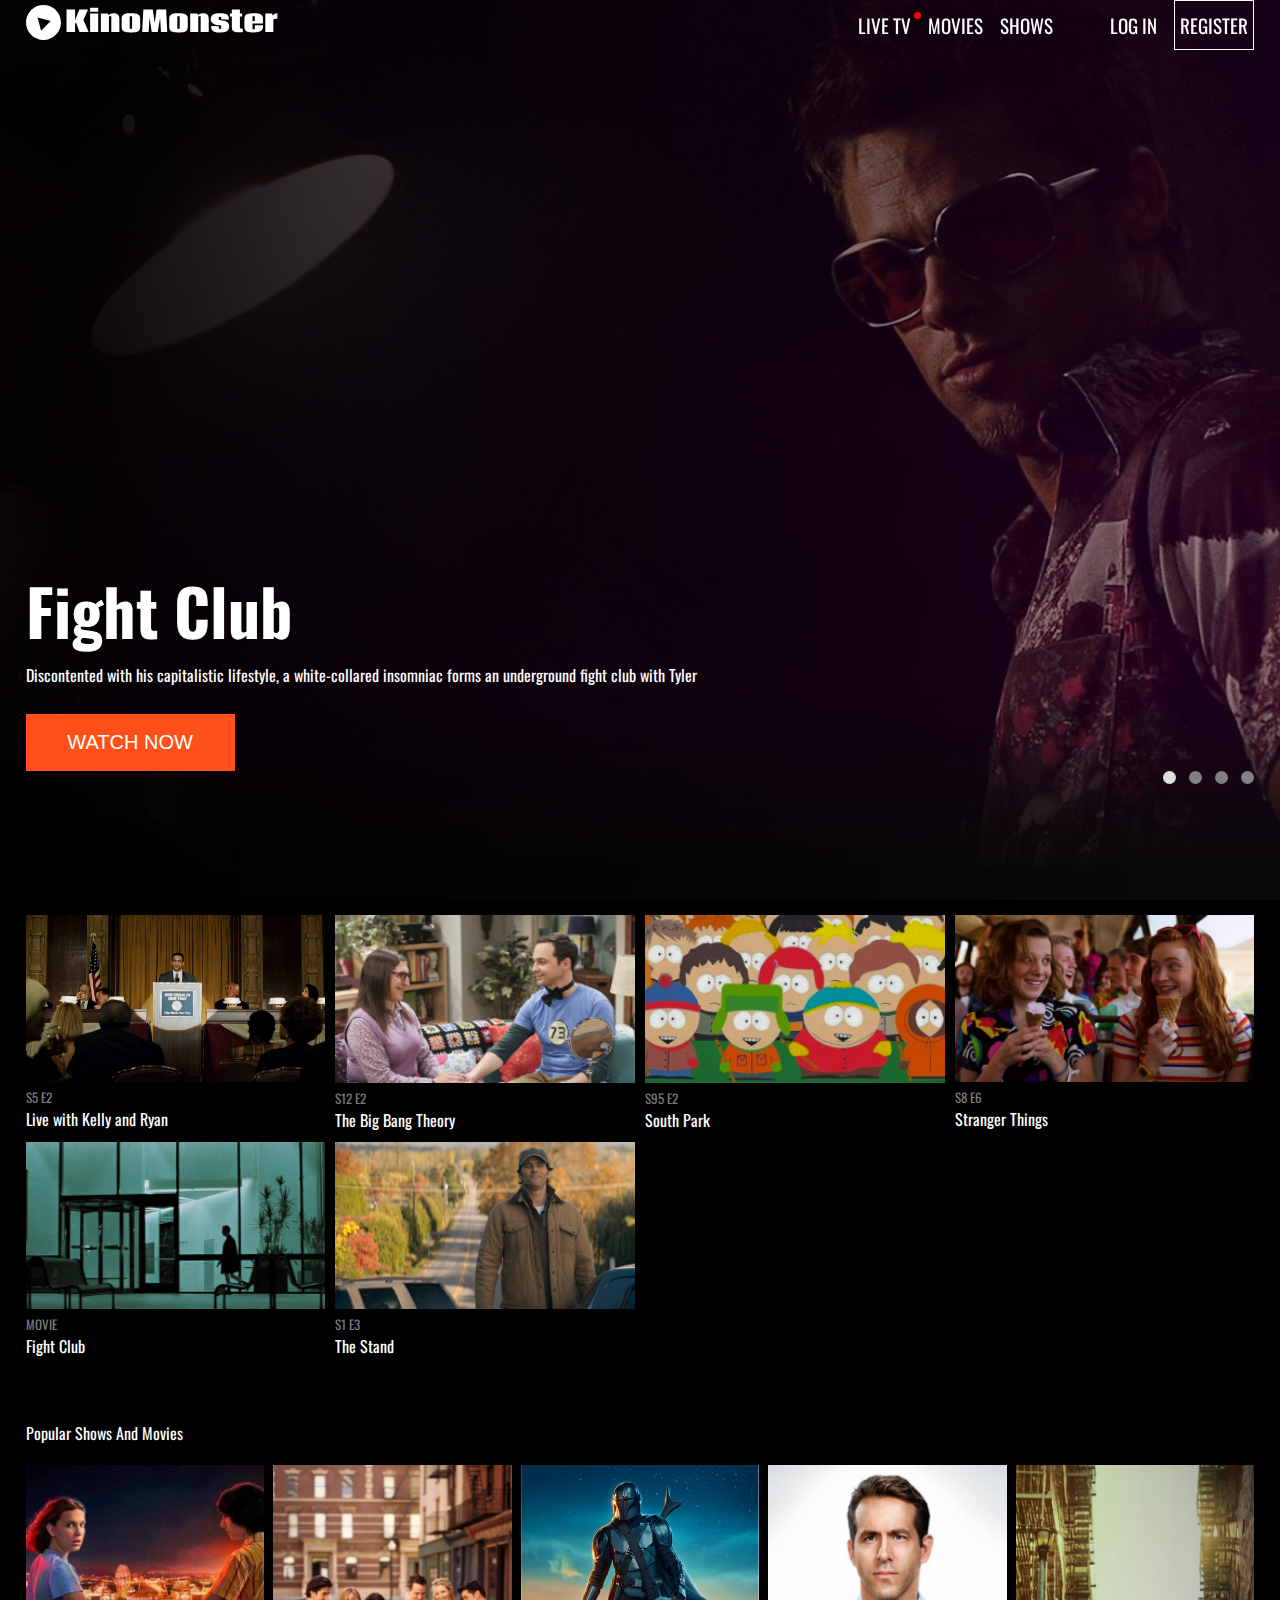
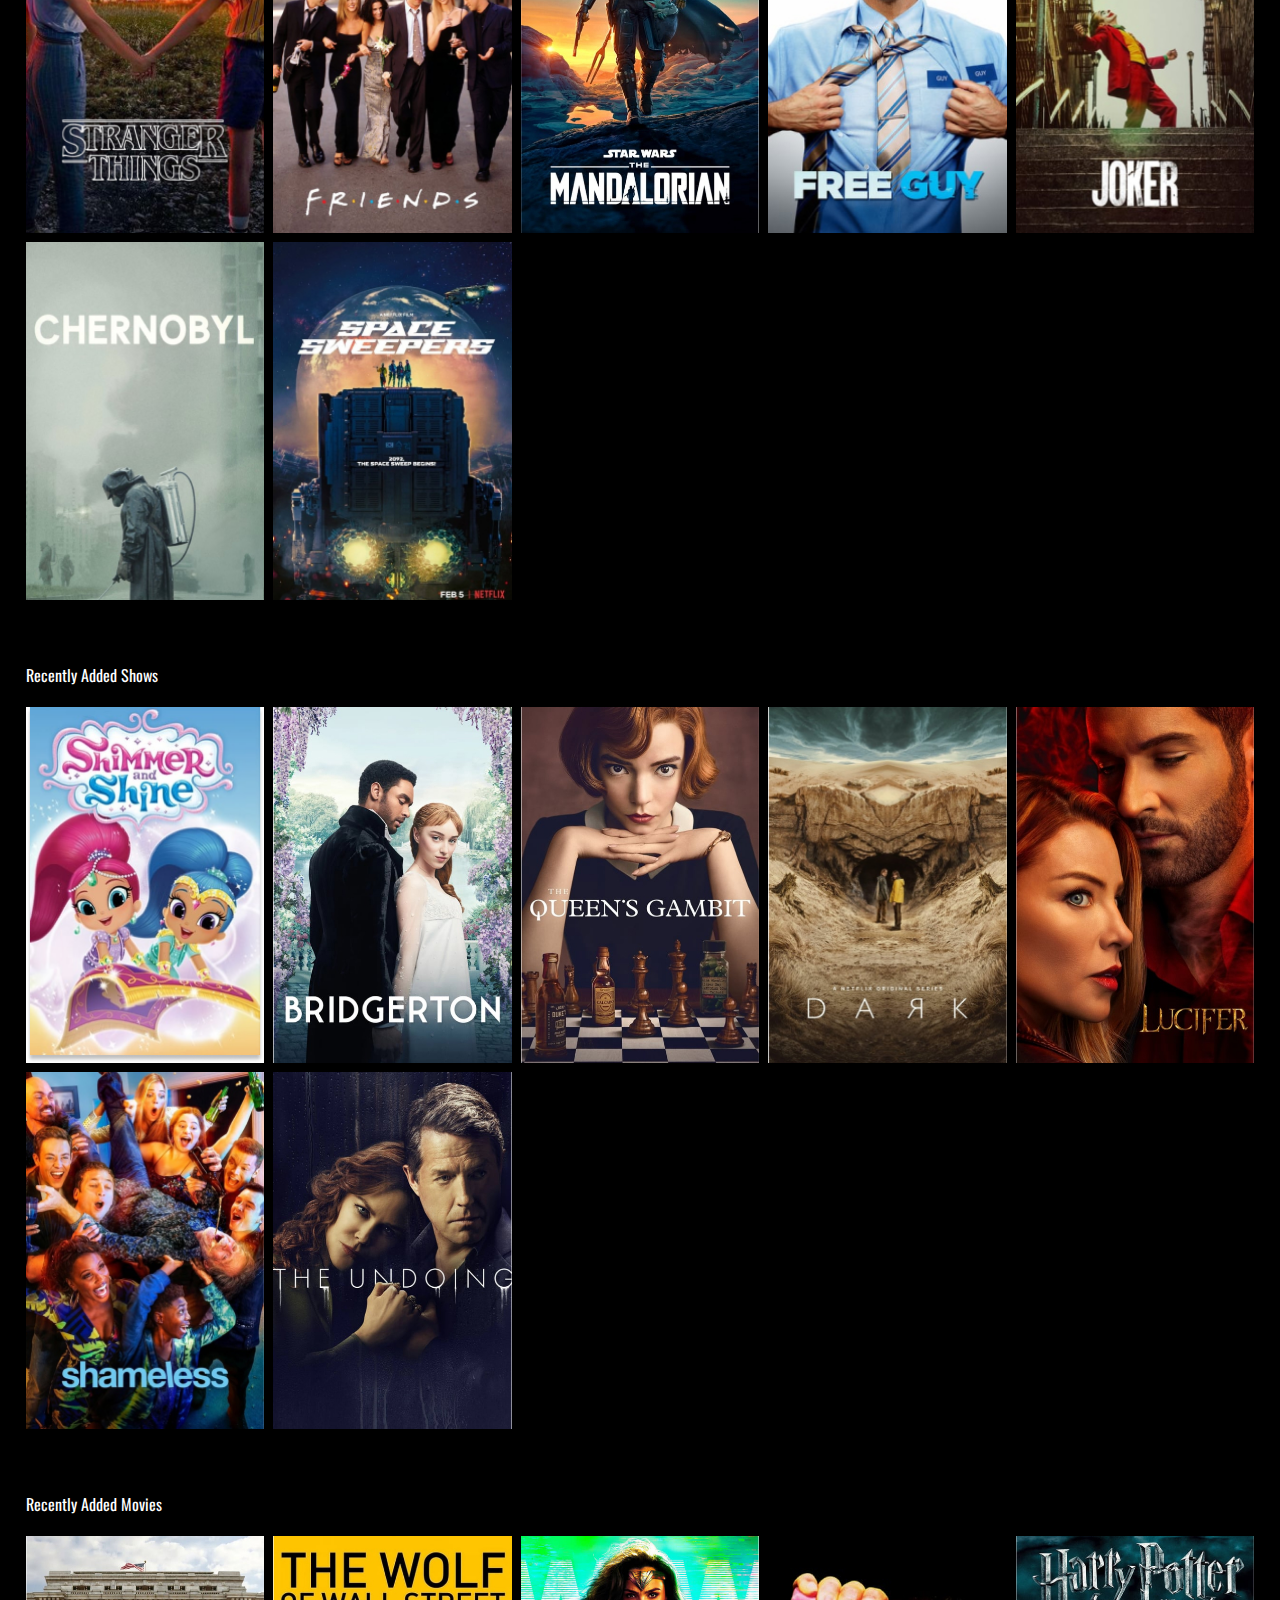
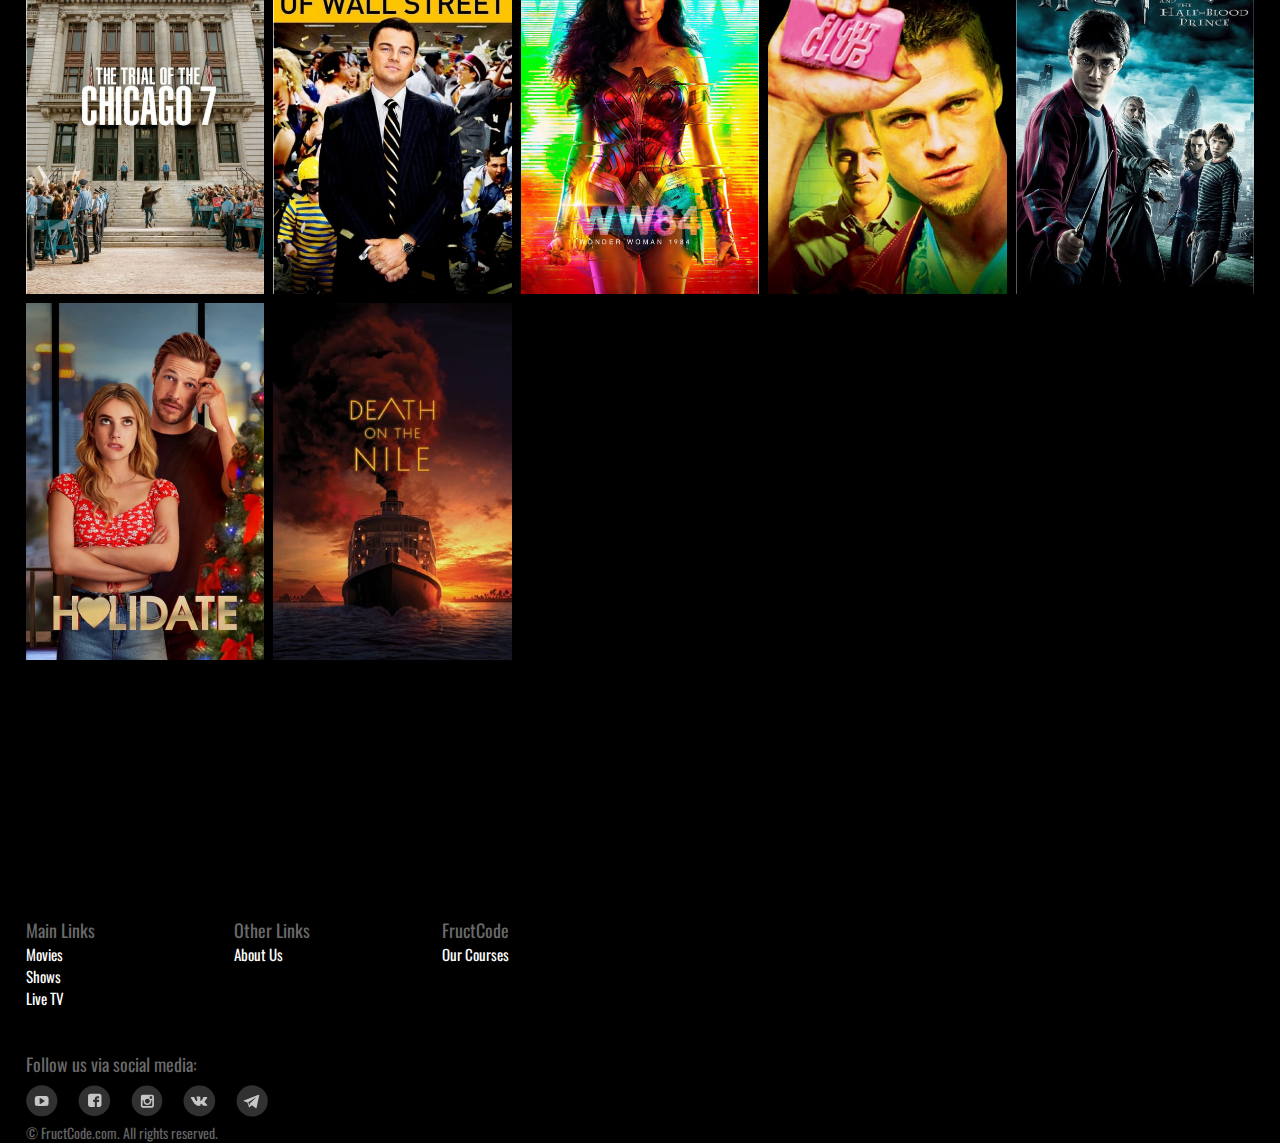
<file: index.html>
<!DOCTYPE html>
<html lang="en">

<head>
    <meta charset="UTF-8">
    <meta http-equiv="X-UA-Compatible" content="IE=edge">
    <meta name="viewport" content="width=device-width, initial-scale=1.0">
    <title>Document</title>
    <link rel="stylesheet" href="assets/css/styles.css">
</head>

<body>
    <header>
        <div class="nav">
            <div class="div-two div-one">
                <ul>
                    <li>
                        <a href="/" class="logo">
                            <img src="assets/img/icon/Logo.svg" alt="logo">
                        </a>
                    </li>
                </ul>

                <ul class="second">
                    <li><a href="">LIVE TV</a></li>
                    <li><a href="">MOVIES</a></li>
                    <li><a href="">SHOWS</a></li>
                    <li><a href="login.html">LOG IN</a></li>
                    <li><a href="register.html">REGISTER</a></li>
                </ul>
            </div>
        </div>

        <div class="nav-mobile">
            <div class="div-one-mobile">
                <ul>
                    <li class="mobile-btn">
                    
                            <img src="assets/img/icon/MenuIcon.svg" alt="">
                        
                    </li>
                    <li>
                        <a href="#" class="logo">
                            <img src="assets/img/icon/Logo.svg" alt="logo">
                        </a>
                    </li>
                </ul>

                <ul class="second-mobile">
                    <li><a href="">LIVE TV</a></li>
                    <li><a href="">MOVIES</a></li>
                    <li><a href="">SHOWS</a></li>
                    <li><a href="login.html">LOG IN</a></li>
                    <li><a href="register.html">REGISTER</a></li>
                </ul>
            </div>
        </div>
    </header>

    <main>


        <section>
            <ul class="hero">
                <li>
                        <img class="main-slider-img" src="assets/img/hero/fight-club-cover-fructcode_4 1.jpg" alt="img">
                        <div class="div-one">
                            <div class="hero-movie">
                                <p>Fight Club</p>
                                <p>Discontented with his capitalistic lifestyle, a white-collared insomniac forms an underground fight club with Tyler</p>
                                <button>WATCH NOW</button>
                            </div>
                        </div>
                    </li>

                    <li>
                        <img class="main-slider-img" src="assets/img/hero/joker.jpg" alt="img">
                        <div class="div-one">
                            <div class="hero-movie">
                                <p>Joker</p>
                                <p>Discontented with his capitalistic lifestyle, a white-collared insomniac forms an underground fight club with Tyler</p>
                                <a href="index2.html"><button>WATCH NOW</button></a>
                            </div>
                        </div>
                    </li>

                    <li>
                        <img class="main-slider-img" src="assets/img/hero/no-country-for-old-men.jpg" alt="img">
                        <div class="div-one">
                            <div class="hero-movie">
                                <p>No Country For Old Men</p>
                                <p>Discontented with his capitalistic lifestyle, a white-collared insomniac forms an underground fight club with Tyler</p>
                                <button>WATCH NOW</button>
                            </div>
                        </div>
                    </li>

                    <li>
                        <img class="main-slider-img" src="assets/img/hero/bladerunner.jpg" alt="img">
                        <div class="div-one">
                            <div class="hero-movie">
                                <p>Blade Runner</p>
                                <p>Discontented with his capitalistic lifestyle, a white-collared insomniac forms an underground fight club with Tyler</p>
                                <button>WATCH NOW</button>
                            </div>
                        </div>
                    </li>
        
        </ul>
        <div class="div-one">
        <div class="next-main-slider-dots">
            <span class="active"></span>
            <span></span>
            <span></span>
            <span></span>
        </div>
    </div>


        <div class="fader-bg">
            <div class="fader-gradient-0"></div>
            <div class="fader-gradient-1"></div>
            <div class="fader-gradient-2"></div>

        </div>
        </section>

        <section class="div-one separatement">
            <p class="lbl-p">On now</p>
            <div class="posters-now">
                <div class="poster-now">
                    <img src="assets/img/posters/2/live-with-kelly-fructcode.jpg" alt="">
                    <div class="poster-lbls">
                        <p>S5 E2</p>
                        <p>Live with Kelly and Ryan</p>
                    </div>
                    </div>

                    <div class="poster-now">
                        <img src="assets/img/posters/2/bbt-fructcode.jpg" alt="">
                        <div class="poster-lbls">
                            <p>S12 E2</p>
                            <p>The Big Bang Theory</p>
                        </div>
                        </div>

                        <div class="poster-now">
                            <img src="assets/img/posters/2/s-park-fructcode.jpg" alt="">
                            <div class="poster-lbls">
                                <p>S95 E2</p>
                                <p>South Park</p>
                            </div>
                        </div>

                            <div class="poster-now">
                                <img src="assets/img/posters/2/stranger-things-s-3-fructcode.jpg" alt="">
                                <div class="poster-lbls">
                                    <p>S8 E6</p>
                                    <p>Stranger Things</p>
                                </div>
                                </div>

                                <div class="poster-now">
                                    <img src="assets/img/posters/2/fclub-fructcode.jpg" alt="">
                                    <div class="poster-lbls">
                                        <p>MOVIE</p>
                                        <p>Fight Club</p>
                                    </div>
                                    </div>

                                    <div class="poster-now">
                                        <img src="assets/img/posters/2/stands-fructcode.jpg" alt="">
                                        <div class="poster-lbls">
                                            <p>S1 E3</p>
                                            <p>The Stand</p>
                                        </div>
                                    </div>

                                </div>
        </section>



        <section class="div-one">
            <p class="lbl-p">Popular Shows And Movies </p>
            <div class="movies">
                <div class="movie"><img src="assets/img/posters/1/stranger-things-fructcode-kinomonster.jpg" alt="">
                </div>
                <div class="movie"><img src="assets/img/posters/1/friends-fructcode.jpg" alt=""></div>
                <div class="movie"><img src="assets/img/posters/1/mand-fructcode.jpg" alt=""></div>
                <div class="movie"><img src="assets/img/posters/1/free-guy-fructcode.jpg" alt=""></div>
                <div class="movie"><a href="index2.html"><img src="assets/img/posters/1/joker-fructcode.jpg" alt=""></a></div>
                <div class="movie"><img src="assets/img/posters/1/chernobyl-fructcode.jpg" alt=""></div>
                <div class="movie"><img src="assets/img/posters/1/space-sweepers-fructcode.jpg" alt=""></div>
            </div>
        </section>

        <section class="div-one">
            <p class="lbl-p">Recently Added Shows</p>
            <div class="movies">
                <div class="movie"><img src="assets/img/posters/1/shimmer-fructcode.jpg" alt=""></div>
                <div class="movie"><img src="assets/img/posters/1/bridgerton-fructcode.jpg" alt=""></div>
                <div class="movie"><img src="assets/img/posters/1/queens-gambit-fructcode.jpg" alt=""></div>
                <div class="movie"><img src="assets/img/posters/1/dark-fructcode.jpg" alt=""></div>
                <div class="movie"><img src="assets/img/posters/1/lucifer-fructcode.jpg" alt=""></div>
                <div class="movie"><img src="assets/img/posters/1/shameless-fructcode.jpg" alt=""></div>
                <div class="movie"><img src="assets/img/posters/1/the-undoing-fructcode.jpg" alt=""></div>
            </div>
        </section>

        <section class="div-one">
            <p class="lbl-p">Recently Added Movies</p>
            <div class="movies">
                <div class="movie"><img src="assets/img/posters/1/the-trial-of-chicago-fructcode.jpg" alt=""></div>
                <div class="movie"><img src="assets/img/posters/1/the-wolf-of-wall-street-fructcode.jpg" alt=""></div>
                <div class="movie"><img src="assets/img/posters/1/ww-84-fructcode.jpg" alt=""></div>
                <div class="movie"><img src="assets/img/posters/1/fight-club-fructcode.jpg" alt=""></div>
                <div class="movie"><img src="assets/img/posters/1/harry-potter-fructcode.jpg" alt=""></div>
                <div class="movie"><img src="assets/img/posters/1/holidate-fructcode.jpg" alt=""></div>
                <div class="movie"><img src="assets/img/posters/1/death-on-the-nile-fructcode.jpg" alt=""></div>
            </div>
        </section>
    </main>

    <footer>
        <div class="div-one footer-wrapper">
            <div class="f-item">
                <p>Main Links</p>

                <ul>
                    <li>Movies</li>
                    <li>Shows</li>
                    <li>Live TV</li>
                </ul>
            </div>

            <div class="f-item">
                <p>Other Links</p>

                <ul>
                    <li>About Us</li>
                </ul>
            </div>

            <div class="f-item">
                <p>FructCode</p>

                <ul>
                    <li>Our Courses</li>
                </ul>
            </div>
        </div>


        <div class="footer-social div-one">
            <p>Follow us via social media:</p>
            <a href="#">
                <img src="assets/img/icon/youtube.svg" alt="social">
            </a>
            <a href="#">
                <img src="assets/img/icon/facebook.svg" alt="social">
            </a>
            <a href="#">
                <img src="assets/img/icon/instagramm.svg" alt="social">
            </a>
            <a href="#">
                <img src="assets/img/icon/vk.svg" alt="social">
            </a>
            <a href="#">
                <img src="assets/img/icon/telegramm.svg" alt="social">
            </a>
        </div>

        </div>

        <div class="div-one footer-copy-text">
            <p>© FructCode.com. All rights reserved.</p>
        </div>
    </footer>


    <script src="assets/script.js"></script>
</body>

</html>
</file>
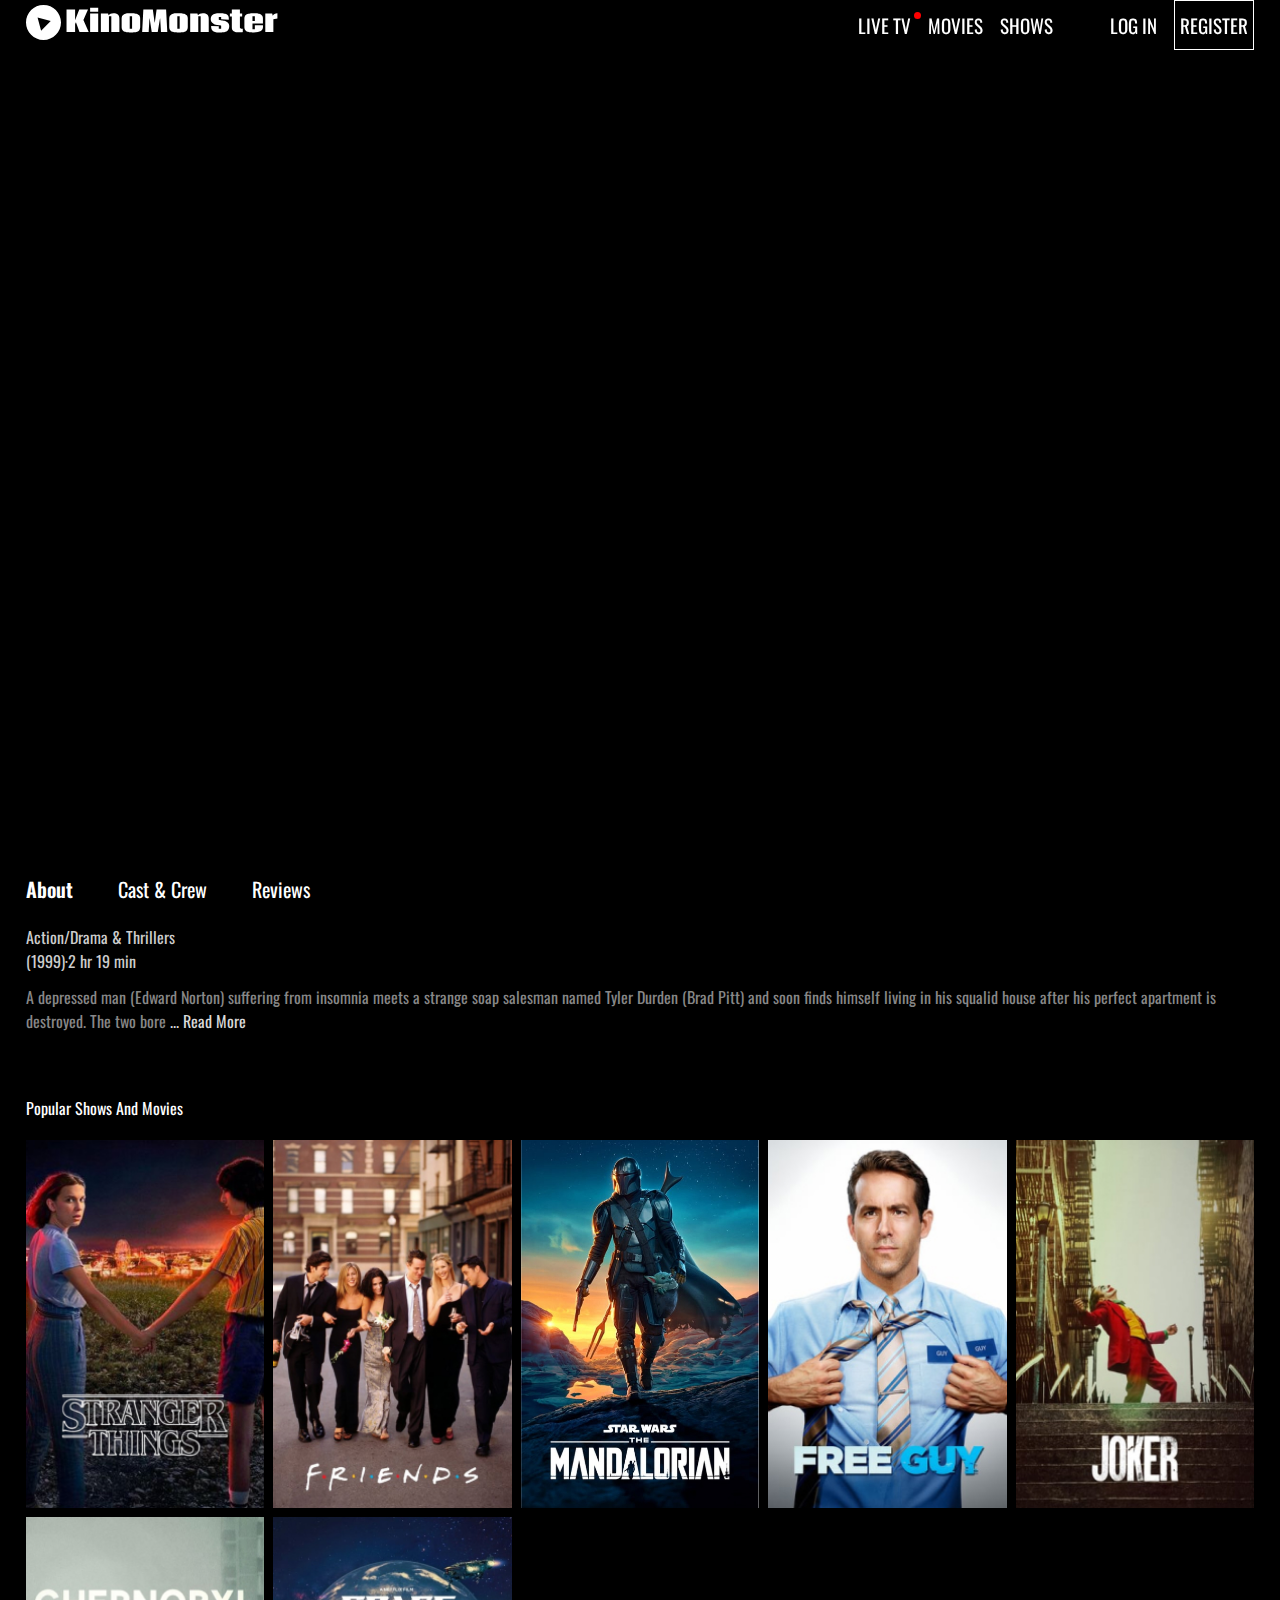
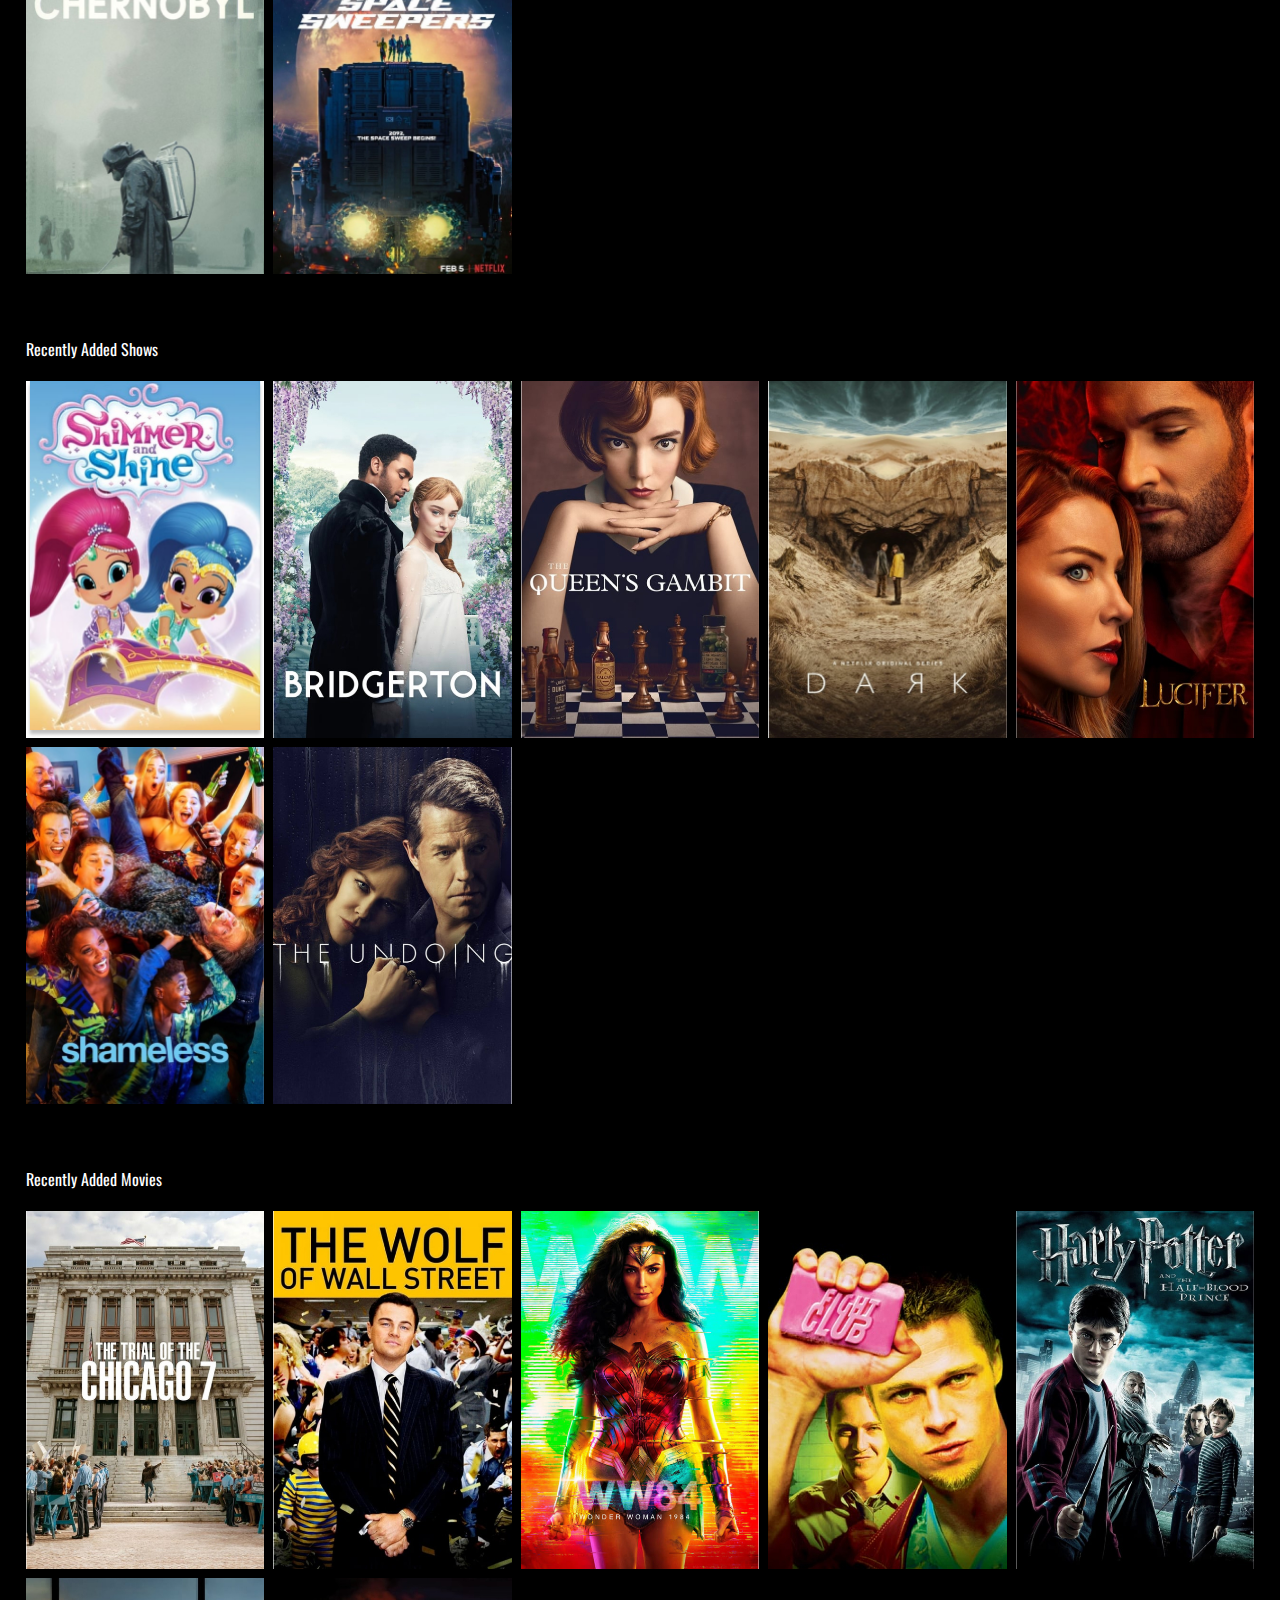
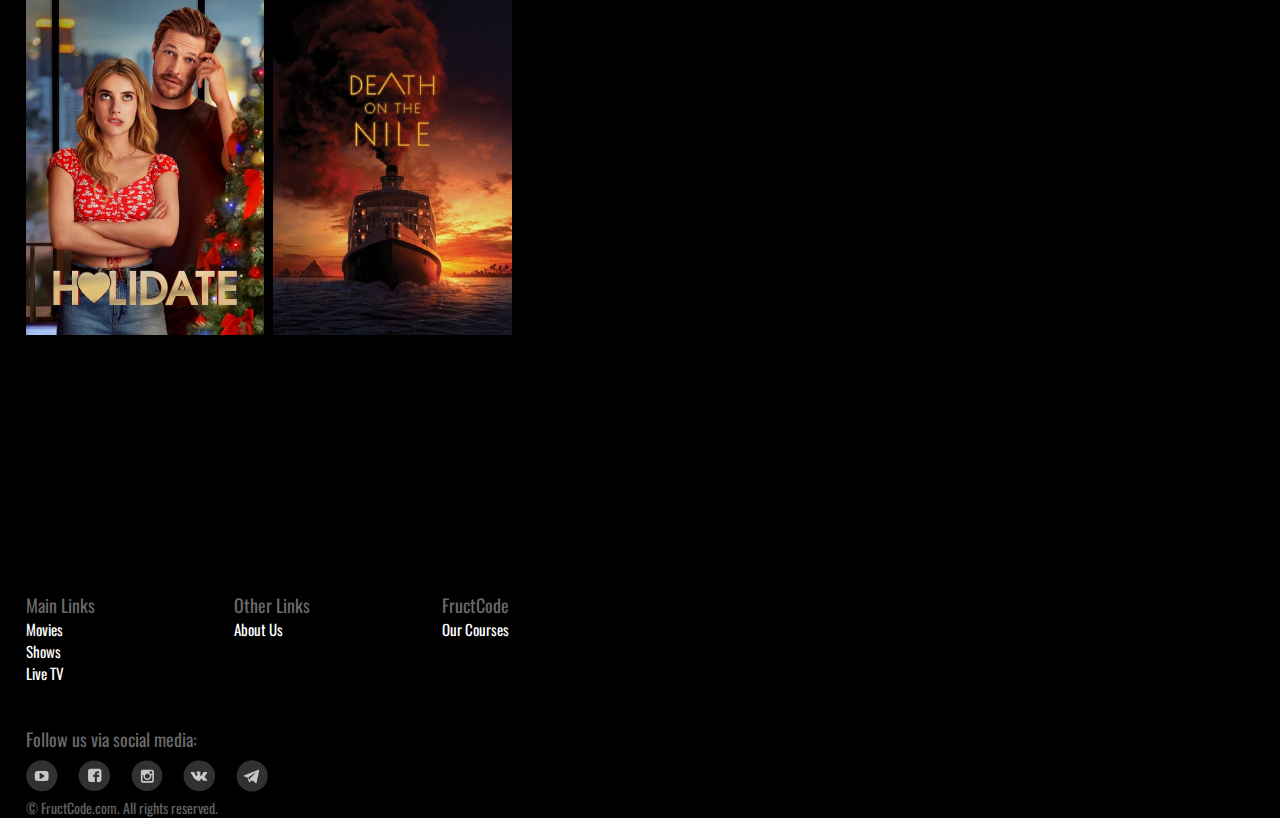
<file: index2.html>
<!DOCTYPE html>
<html lang="en">

<head>
    <meta charset="UTF-8">
    <meta http-equiv="X-UA-Compatible" content="IE=edge">
    <meta name="viewport" content="width=device-width, initial-scale=1.0">
    <title>Document</title>
    <link rel="stylesheet" href="assets/css/styles.css">
</head>

<body>
    <header>
        <div class="nav">
            <div class="div-two div-one">
                <ul>
                    <li>
                        <a href="/" class="logo">
                            <img src="assets/img/icon/Logo.svg" alt="logo">
                        </a>
                    </li>
                </ul>

                <ul class="second">
                    <li><a href="">LIVE TV</a></li>
                    <li><a href="">MOVIES</a></li>
                    <li><a href="">SHOWS</a></li>
                    <li><a href="login.html">LOG IN</a></li>
                    <li><a href="register.html">REGISTER</a></li>
                </ul>
            </div>
        </div>

        <div class="nav-mobile">
            <div class="div-one-mobile">
                <ul>
                    <li class="mobile-btn">
                    
                            <img src="assets/img/icon/MenuIcon.svg" alt="">
                        
                    </li>
                    <li>
                        <a href="#" class="logo">
                            <img src="assets/img/icon/Logo.svg" alt="logo">
                        </a>
                    </li>
                </ul>

                <ul class="second-mobile">
                    <li><a href="">LIVE TV</a></li>
                    <li><a href="">MOVIES</a></li>
                    <li><a href="">SHOWS</a></li>
                    <li><a href="login.html">LOG IN</a></li>
                    <li><a href="register.html">REGISTER</a></li>
                </ul>
            </div>
        </div>
    </header>

    <main>

        <section class="div-one">
            <div class="player">
            <iframe src="https://www.youtube.com/embed/t433PEQGErc" title="YouTube video player" frameborder="0" allow="accelerometer; autoplay; clipboard-write; encrypted-media; gyroscope; picture-in-picture; web-share" allowfullscreen></iframe>
        </div>
        </section>


        <section class="div-one">
                <ul class="tabs-titles">
                    <li class="active">About</li>
                    <li>Cast & Crew</li>
                    <li>Reviews</li>
                </ul>


                <div class="tabs">
                    <div class="tab">
                        <p>Action/Drama & Thrillers</p>
                        <p>(1999)·2 hr 19 min
                            </p>
                        <p>A depressed man (Edward Norton) suffering from insomnia meets a strange soap salesman named Tyler 
                            Durden (Brad Pitt) and soon finds himself living in his squalid house after his perfect apartment is
                             destroyed. The two bore<span> ... Read More</span><span>  depressed man (Edward Norton) suffering from insomnia meets a strange soap salesman named Tyler 
                                Durden (Brad Pitt) and soon fi</span></p>
                    </div>
                    <div class="tab">                        <p>Action/Drama & Thrillers</p>
                        <p>(1999)·2 hr 19 min
                            </p>
                        <p>A depressed man (Edward Norton) suffering from insomnia meets a strange soap salesman named Tyler 
                            Durden (Brad Pitt) and soon finds himself living in his squalid house after his perfect apartment is
                             destroyed. The two bore<span> ... Read More</span><span>  depressed man (Edward Norton) suffering from insomnia meets a strange soap salesman named Tyler 
                                Durden (Brad Pitt) and soon fi</span></p></div>
                    <div class="tab">                        <p>Action/Drama & Thrillers</p>
                        <p>(1999)·2 hr 19 min
                            </p>
                        <p>A depressed man (Edward Norton) suffering from insomnia meets a strange soap salesman named Tyler 
                            Durden (Brad Pitt) and soon finds himself living in his squalid house after his perfect apartment is
                             destroyed. The two bore<span> ... Read More</span><span>  depressed man (Edward Norton) suffering from insomnia meets a strange soap salesman named Tyler 
                                </span></p></div>
                </div>

        </section>





        <section class="div-one">
            <p class="lbl-p">Popular Shows And Movies </p>
            <div class="movies">
                <div class="movie"><img src="assets/img/posters/1/stranger-things-fructcode-kinomonster.jpg" alt="">
                </div>
                <div class="movie"><img src="assets/img/posters/1/friends-fructcode.jpg" alt=""></div>
                <div class="movie"><img src="assets/img/posters/1/mand-fructcode.jpg" alt=""></div>
                <div class="movie"><img src="assets/img/posters/1/free-guy-fructcode.jpg" alt=""></div>
                <div class="movie"><img src="assets/img/posters/1/joker-fructcode.jpg" alt=""></div>
                <div class="movie"><img src="assets/img/posters/1/chernobyl-fructcode.jpg" alt=""></div>
                <div class="movie"><img src="assets/img/posters/1/space-sweepers-fructcode.jpg" alt=""></div>
            </div>
        </section>

        <section class="div-one">
            <p class="lbl-p">Recently Added Shows</p>
            <div class="movies">
                <div class="movie"><img src="assets/img/posters/1/shimmer-fructcode.jpg" alt=""></div>
                <div class="movie"><img src="assets/img/posters/1/bridgerton-fructcode.jpg" alt=""></div>
                <div class="movie"><img src="assets/img/posters/1/queens-gambit-fructcode.jpg" alt=""></div>
                <div class="movie"><img src="assets/img/posters/1/dark-fructcode.jpg" alt=""></div>
                <div class="movie"><img src="assets/img/posters/1/lucifer-fructcode.jpg" alt=""></div>
                <div class="movie"><img src="assets/img/posters/1/shameless-fructcode.jpg" alt=""></div>
                <div class="movie"><img src="assets/img/posters/1/the-undoing-fructcode.jpg" alt=""></div>
            </div>
        </section>

        <section class="div-one">
            <p class="lbl-p">Recently Added Movies</p>
            <div class="movies">
                <div class="movie"><img src="assets/img/posters/1/the-trial-of-chicago-fructcode.jpg" alt=""></div>
                <div class="movie"><img src="assets/img/posters/1/the-wolf-of-wall-street-fructcode.jpg" alt=""></div>
                <div class="movie"><img src="assets/img/posters/1/ww-84-fructcode.jpg" alt=""></div>
                <div class="movie"><img src="assets/img/posters/1/fight-club-fructcode.jpg" alt=""></div>
                <div class="movie"><img src="assets/img/posters/1/harry-potter-fructcode.jpg" alt=""></div>
                <div class="movie"><img src="assets/img/posters/1/holidate-fructcode.jpg" alt=""></div>
                <div class="movie"><img src="assets/img/posters/1/death-on-the-nile-fructcode.jpg" alt=""></div>
            </div>
        </section>
    </main>

    <footer>
        <div class="div-one footer-wrapper">
            <div class="f-item">
                <p>Main Links</p>

                <ul>
                    <li>Movies</li>
                    <li>Shows</li>
                    <li>Live TV</li>
                </ul>
            </div>

            <div class="f-item">
                <p>Other Links</p>

                <ul>
                    <li>About Us</li>
                </ul>
            </div>

            <div class="f-item">
                <p>FructCode</p>

                <ul>
                    <li>Our Courses</li>
                </ul>
            </div>
        </div>


        <div class="footer-social div-one">
            <p>Follow us via social media:</p>
            <a href="#">
                <img src="assets/img/icon/youtube.svg" alt="social">
            </a>
            <a href="#">
                <img src="assets/img/icon/facebook.svg" alt="social">
            </a>
            <a href="#">
                <img src="assets/img/icon/instagramm.svg" alt="social">
            </a>
            <a href="#">
                <img src="assets/img/icon/vk.svg" alt="social">
            </a>
            <a href="#">
                <img src="assets/img/icon/telegramm.svg" alt="social">
            </a>
        </div>

        </div>

        <div class="div-one footer-copy-text">
            <p>© FructCode.com. All rights reserved.</p>
        </div>
    </footer>


    <script src="assets/script2.js"></script>
</body>

</html>
</file>
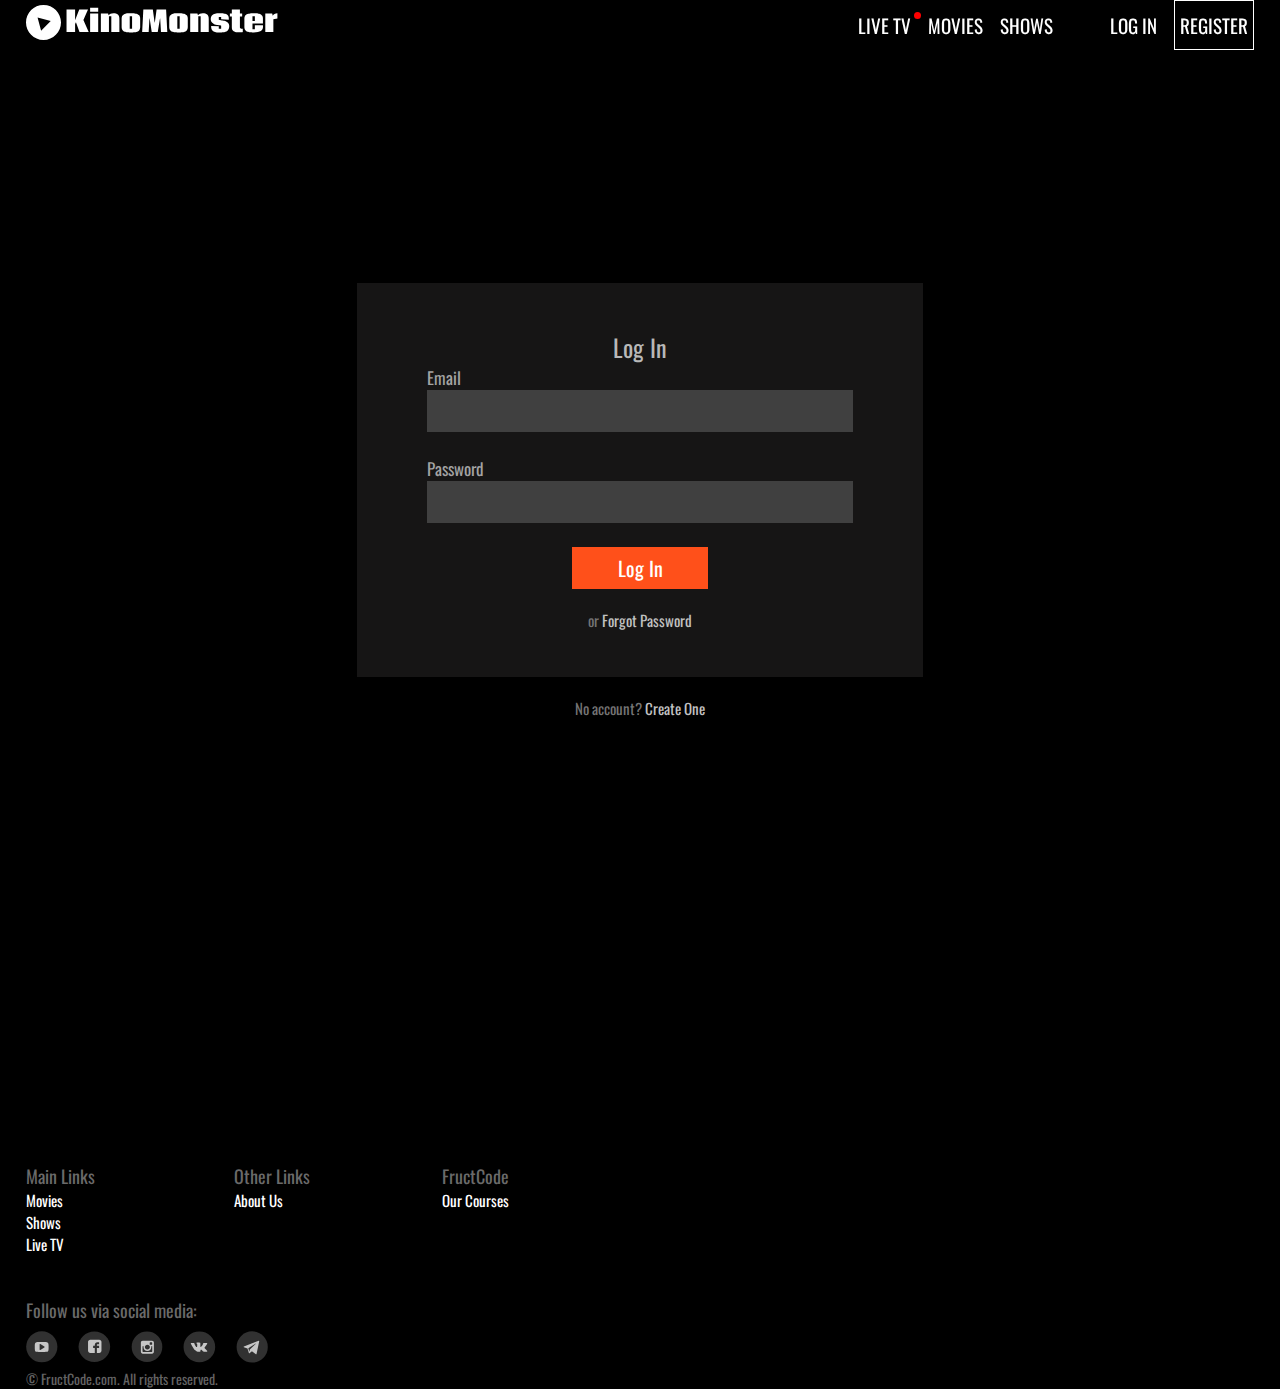
<file: login.html>
<!DOCTYPE html>
<html lang="en">

<head>
    <meta charset="UTF-8">
    <meta http-equiv="X-UA-Compatible" content="IE=edge">
    <meta name="viewport" content="width=device-width, initial-scale=1.0">
    <title>Document</title>
    <link rel="stylesheet" href="assets/css/styles.css">
</head>

<body>
    <header>
        <div class="nav">
            <div class="div-two div-one">
                <ul>
                    <li>
                        <a href="/" class="logo">
                            <img src="assets/img/icon/Logo.svg" alt="logo">
                        </a>
                    </li>
                </ul>

                <ul class="second">
                    <li><a href="">LIVE TV</a></li>
                    <li><a href="">MOVIES</a></li>
                    <li><a href="">SHOWS</a></li>
                    <li><a href="login.html">LOG IN</a></li>
                    <li><a href="register.html">REGISTER</a></li>
                </ul>
            </div>
        </div>

        <div class="nav-mobile">
            <div class="div-one-mobile">
                <ul>
                    <li class="mobile-btn">
                    
                            <img src="assets/img/icon/MenuIcon.svg" alt="">
                        
                    </li>
                    <li>
                        <a href="#" class="logo">
                            <img src="assets/img/icon/Logo.svg" alt="logo">
                        </a>
                    </li>
                </ul>

                <ul class="second-mobile">
                    <li><a href="">LIVE TV</a></li>
                    <li><a href="">MOVIES</a></li>
                    <li><a href="">SHOWS</a></li>
                    <li><a href="login.html">LOG IN</a></li>
                    <li><a href="register.html">REGISTER</a></li>
                </ul>
            </div>
        </div>
    </header>

    <main>
        <section class="login">
            <div class="form-container">
                <p>Log In</p>

            <form action="">
                <label for="email">Email</label>
                <input type="email" name="email">
                <label for="password">Password</label>
                <input type="password" name="password">
                <input type="submit" value="Log In">
            </form>
            <p>or <span>Forgot Password</span></p>
            </div>
            <p>No account? <span>Create One</span></p>
        </section>


    </main>

    <footer>
        <div class="div-one footer-wrapper">
            <div class="f-item">
                <p>Main Links</p>

                <ul>
                    <li>Movies</li>
                    <li>Shows</li>
                    <li>Live TV</li>
                </ul>
            </div>

            <div class="f-item">
                <p>Other Links</p>

                <ul>
                    <li>About Us</li>
                </ul>
            </div>

            <div class="f-item">
                <p>FructCode</p>

                <ul>
                    <li>Our Courses</li>
                </ul>
            </div>
        </div>


        <div class="footer-social div-one">
            <p>Follow us via social media:</p>
            <a href="#">
                <img src="assets/img/icon/youtube.svg" alt="social">
            </a>
            <a href="#">
                <img src="assets/img/icon/facebook.svg" alt="social">
            </a>
            <a href="#">
                <img src="assets/img/icon/instagramm.svg" alt="social">
            </a>
            <a href="#">
                <img src="assets/img/icon/vk.svg" alt="social">
            </a>
            <a href="#">
                <img src="assets/img/icon/telegramm.svg" alt="social">
            </a>
        </div>

        </div>

        <div class="div-one footer-copy-text">
            <p>© FructCode.com. All rights reserved.</p>
        </div>
    </footer>


    <script src="assets/script2.js"></script>
</body>

</html>
</file>
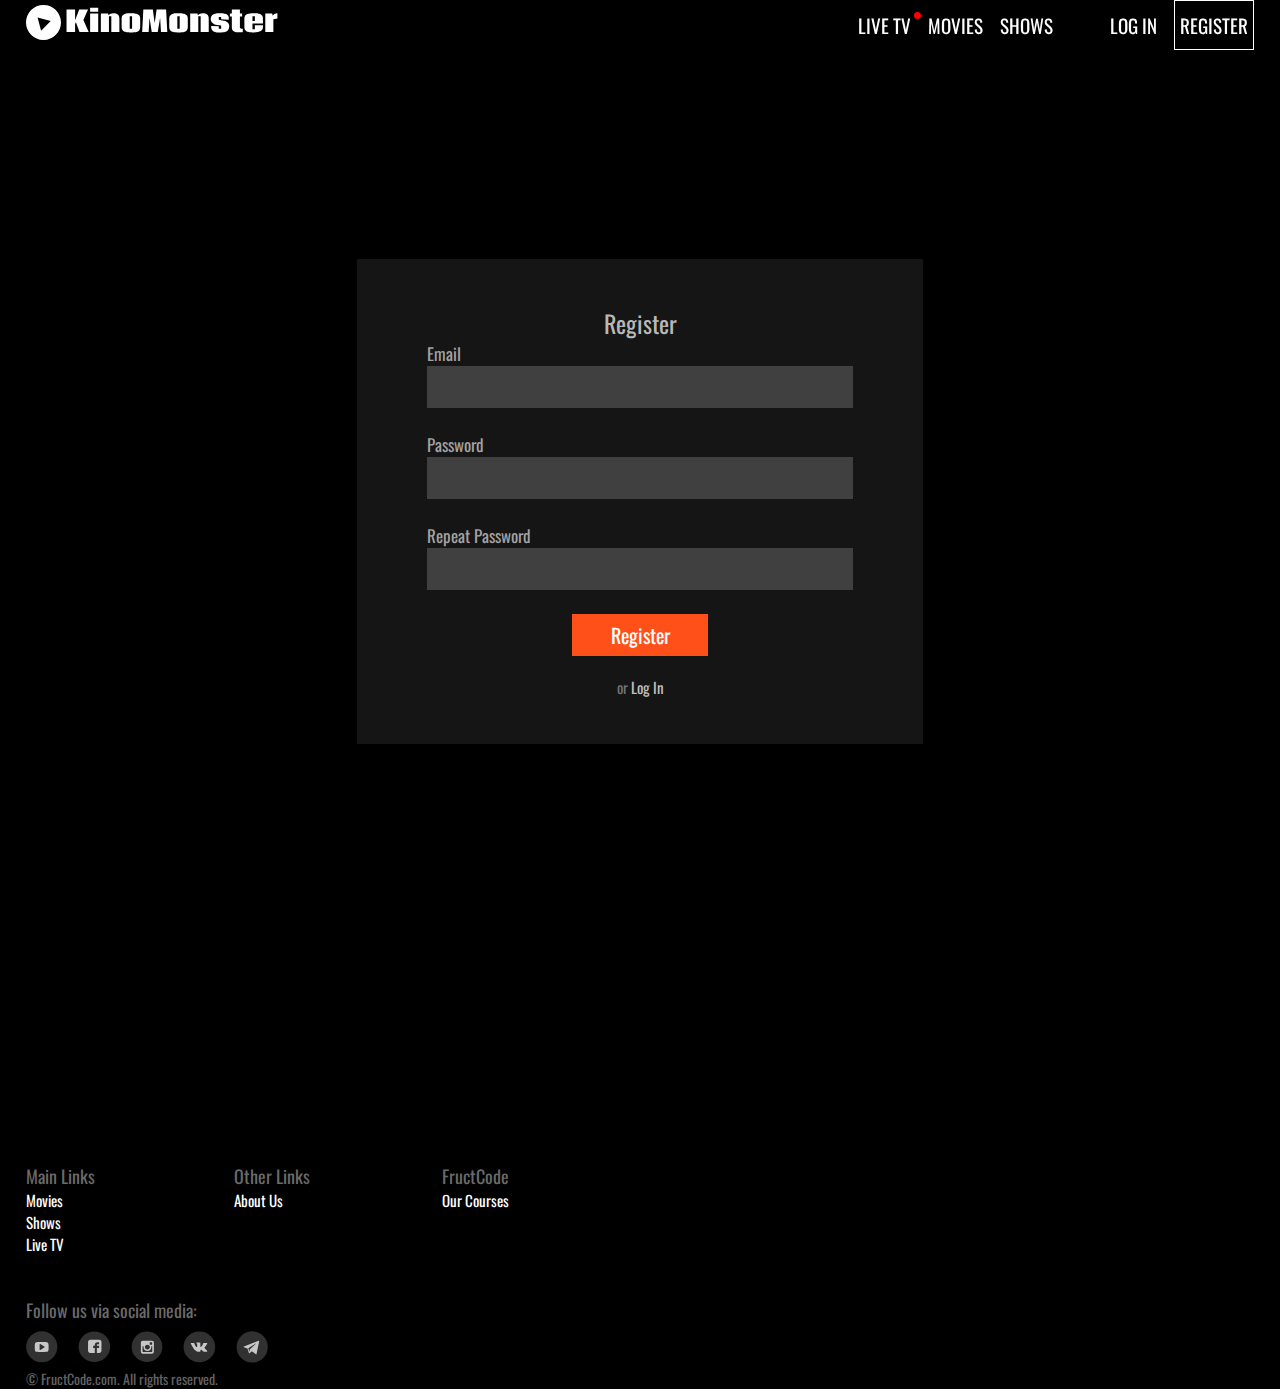
<file: register.html>
<!DOCTYPE html>
<html lang="en">

<head>
    <meta charset="UTF-8">
    <meta http-equiv="X-UA-Compatible" content="IE=edge">
    <meta name="viewport" content="width=device-width, initial-scale=1.0">
    <title>Document</title>
    <link rel="stylesheet" href="assets/css/styles.css">
</head>

<body>
    <header>
        <div class="nav">
            <div class="div-two div-one">
                <ul>
                    <li>
                        <a href="/" class="logo">
                            <img src="assets/img/icon/Logo.svg" alt="logo">
                        </a>
                    </li>
                </ul>

                <ul class="second">
                    <li><a href="">LIVE TV</a></li>
                    <li><a href="">MOVIES</a></li>
                    <li><a href="">SHOWS</a></li>
                    <li><a href="login.html">LOG IN</a></li>
                    <li><a href="register.html">REGISTER</a></li>
                </ul>
            </div>
        </div>

        <div class="nav-mobile">
            <div class="div-one-mobile">
                <ul>
                    <li class="mobile-btn">
                    
                            <img src="assets/img/icon/MenuIcon.svg" alt="">
                        
                    </li>
                    <li>
                        <a href="#" class="logo">
                            <img src="assets/img/icon/Logo.svg" alt="logo">
                        </a>
                    </li>
                </ul>

                <ul class="second-mobile">
                    <li><a href="">LIVE TV</a></li>
                    <li><a href="">MOVIES</a></li>
                    <li><a href="">SHOWS</a></li>
                    <li><a href="login.html">LOG IN</a></li>
                    <li><a href="register.html">REGISTER</a></li>
                </ul>
            </div>
        </div>
    </header>

    <main>
        <section class="login">
            <div class="form-container">
                <p>Register</p>

            <form action="">
                <label for="email">Email</label>
                <input type="email" name="email">
                <label for="password">Password</label>
                <input type="password" name="password">
                <label for="repeat_password">Repeat Password</label>
                <input type="password" name="repeat_password">
                <input type="submit" value="Register">
            </form>
            <p>or <span>Log In</span></p>
            </div>
        </section>


    </main>

    <footer>
        <div class="div-one footer-wrapper">
            <div class="f-item">
                <p>Main Links</p>

                <ul>
                    <li>Movies</li>
                    <li>Shows</li>
                    <li>Live TV</li>
                </ul>
            </div>

            <div class="f-item">
                <p>Other Links</p>

                <ul>
                    <li>About Us</li>
                </ul>
            </div>

            <div class="f-item">
                <p>FructCode</p>

                <ul>
                    <li>Our Courses</li>
                </ul>
            </div>
        </div>


        <div class="footer-social div-one">
            <p>Follow us via social media:</p>
            <a href="#">
                <img src="assets/img/icon/youtube.svg" alt="social">
            </a>
            <a href="#">
                <img src="assets/img/icon/facebook.svg" alt="social">
            </a>
            <a href="#">
                <img src="assets/img/icon/instagramm.svg" alt="social">
            </a>
            <a href="#">
                <img src="assets/img/icon/vk.svg" alt="social">
            </a>
            <a href="#">
                <img src="assets/img/icon/telegramm.svg" alt="social">
            </a>
        </div>

        </div>

        <div class="div-one footer-copy-text">
            <p>© FructCode.com. All rights reserved.</p>
        </div>
    </footer>


    <script src="assets/script2.js"></script>
</body>

</html>
</file>
<file: assets/css/styles.css>
@import url('https://fonts.googleapis.com/css2?family=Oswald:wght@200;300;400;500;600;700&display=swap');

* {
    margin: 0;
    padding: 0;
    box-sizing: border-box;
}

body {
    color: white;
    background-color: black;
    font-family: 'Oswald', sans-serif;
}

img {
    width: 100%;
    height: 100%;
}

input {
    all: unset;
}

a {
    text-decoration: none;
    color: white;

}

ul {
    list-style: none;
}


.nav {
    display: flex;
    height: 56px;
}

.div-two {
    display: flex;
    width: 100%;
    justify-content: space-between;
}

.div-two ul {
    display: flex;
    align-items: center;
    position: relative;
}

header {
    position: sticky;
    top: 0;
    z-index: 3;
}


ul.second>li>a {
    padding: 0 0 0 17px;
    font-size: 19px;
}

ul.second>li:last-child {
    margin-left: 17px;
}


ul.second>li:last-child>a {
    border: solid 1px white;
    width: 80px;
    height: 50px;
    display: flex;
    justify-content: center;
    align-items: center;
    padding: 0;

}


ul.second>li:first-child>a::after {
    margin-right: 30px;
    position: absolute;
    content: '';
    width: 7px;
    height: 7px;
    background-color: red;
    border-radius: 50%;
    left: 73px;
    top: 12px;
}

ul.second>li:nth-last-child(2) {
    margin-left: 40px;
}

.div-one {
    max-width: 1720px;
    margin: auto;
}

main {
    margin-top: 40px;
}



.next-main-slider-dots {
display: flex;
justify-content: flex-end;
}

.next-main-slider-dots>span {
    width: 13px;  
    height: 13px;
    background-color: #808080;
    z-index: 1;
    margin: 0 0 0 13px;
    border-radius: 50%;
    cursor: pointer;

}



.next-main-slider-dots>span.active {
    background-color: #DFDFDF;
}







.fader-bg {
    position: absolute;
    top: 0;
    width: 100%;
    height: 100%;
    
     
}

.fader-gradient-0 {
    position: absolute;
width: 100%;
height: 100%;
left: 0px;
top: 0px;

background: linear-gradient(180deg, rgba(0, 0, 0, 0.01) 77.36%, rgba(0, 0, 0, 0.01) 77.36%, #0C0B0B 96.82%);

}


.fader-gradient-1 {

position: absolute;
width: 100%;
height: 100%;
left: 0px;
top: 0px;

background: linear-gradient(277.92deg, rgba(0, 0, 0, 0) 7.66%, rgba(0, 0, 0, 0.88) 89.67%);

}


.fader-gradient-2 {
    /* BG_FX2 */

position: absolute;
width: 100%;
height: 100%;
left: 0px;
top: 0px;

background: radial-gradient(98.46% 97.6% at -1.56% 100%, rgba(0, 0, 0, 0.71) 0%, rgba(0, 0, 0, 0.2) 100%) /* warning: gradient uses a rotation that is not supported by CSS and may not behave as expected */;

}


.nav-mobile {
    display: none;
}

.nav {
    display: none;
    position: relative;
}

@media(min-width: 1200px) {
    .nav {
        display: block;
    }
}


@media(max-width: 1199px) {
    .nav-mobile {
        display: block;
        background-color: black;
    }
}

.div-one-mobile>ul:first-child {
    display: flex;
    justify-content: space-between;
    padding: .5rem;
}

.div-one-mobile>ul:last-child {
    background-color: #434343;
    text-align: center;
    padding: 32px;
}

.second-mobile>li {
    padding-bottom: 19px;
}
.mobile-btn {
    cursor: pointer;
}

.second-mobile {
    display: none;
    position: absolute;
    width: 100%;
}




section:first-child {
    margin-bottom: 87px;
}

.posters-now {
    display: grid;
    grid-template-columns: repeat(auto-fit, minmax(277px, 1fr));
    gap: 10px;
}

.poster-now {
    min-width: 277px;
    min-height: 155px;
    transition: 250ms all;
    z-index: 2;
}

.poster-now:hover {
    cursor: pointer;
    transform: scale(1.1);
}

.poster-now>img {
    height: auto;
}

.poster-lbls>p:first-child {
    color: #7e7e7e;
    font-size: 13px;
}

.poster-lbls>p:last-child {
    font-size: 16px;
}


.main-slider-img {
    position: absolute;
    top: 0;
    object-fit: cover;
    object-position: top;
}

.hero-movie {
    position: relative;
    height: 75vh;
    display: flex;
    flex-direction: column;
    justify-content: flex-end;
    z-index: 1;
}

.hero-movie>p:first-child {
    font-size: 64px;
    font-weight: bold;
    margin-bottom: 6px;

}

.hero-movie>p:last-child {
    font-size: 15px;

}

button {
    height: 57px;
    width: 209px;
    background-color: #FF501A;
    color: white;
    font-size: 20px;
    border: solid 0px;
    margin-top: 27px;
    cursor: pointer;
}


.movie {
    background-color: green;
    min-width: 237px;
    min-height: 350px;
    position: relative;
    transition: 250ms all;
}

.movie:hover {
    cursor: pointer;
    transform: scale(1.1);
}

.movie:hover>a::after {
    content: '';
    position: absolute;
    width: 100%;
    height: 100%;
    background-image: url(../img/icon/icon-play.svg);
    background-repeat: no-repeat;
    background-position: center;
    right: 0;
    left: 0;
    top: 0;
    bottom: 0;
}




.movies {
    display: grid;
    grid-template-columns: repeat(auto-fit, minmax(237px, 1fr));
    gap: 9px;
}

.lbl-p {
    margin-bottom: 20px;
    margin-top: 63px;
}






footer {
    margin-top: 257px;
}

.footer-wrapper {
    display: grid;
    grid-template-columns: repeat(auto-fill, minmax(181px, 1fr));
    grid-auto-rows: auto;
    gap: 20px;

}


.f-item>p {
    color: #6a6a6a;
    font-size: 18px;
}

.f-item ul>li {
    font-size: 15px;
}


.footer-social {
    margin-top: 42px;
}

.footer-social p {
    color: #6A6A6A;
    font-size: 18px;
}
.footer-social a>img {
    width: 32.57px;
    height: 32.2px;
    margin-top: 8px;
    margin-right: 16px;
}


.footer-copy-text {
    font-size: 14px;
    color: #636363;
    padding: 36px 0 6px 0;
}



@media(max-width: 400px) {
    .hero-movie {
        justify-content: center;
        align-items: center;
    }

    
    .hero-movie>p:first-child {
        text-align: center;
        font-size: 2rem;
    }

    
    .hero-movie>p:nth-child(2) {
        text-align: center;
        font-size: .7rem;
    }

    button {
        width: auto;
        height: auto;
        font: 1rem;
        padding: .5rem;
    }


    .next-main-slider-dots {
        justify-content: center;
    }


    .poster-now {
        min-height: auto;
        min-width: auto;
    }


    .posters-now {
        grid-template-columns: repeat(auto-fit, minmax(130px, 1fr));
    }
    .movie {
        min-height: auto;
        min-width: auto;
    }


    .movies {
        grid-template-columns: repeat(auto-fit, minmax(130px, 1fr));
    }

    footer {
        text-align: center;
    }

    .login .form-container {
        width: auto;
        height: auto;
    }
}

@media(max-width: 1723px) {
    .div-one {
        padding: 0 2% 0 2%;
    }
}







.player iframe {
position: absolute;
    top: 0;
    left: 0;
    width: 100%;
    height: 100%;
}

.player {
    position: relative;
}

.player::after {
    display: block;
    content: '';
    padding-top: 56.25%;
}


.tabs-titles {
    display: flex;
    margin-top: 20px;  
}

.tabs-titles>li {
    padding-right: 45px; 
    font-size: 20px;
    cursor: pointer;
}

.tabs-titles li.active {
    font-weight: 600;
    
}

.tab>p:first-child {
    margin-top: 21px;
    color: #CDCDCD;
}

.tab>p:nth-child(2) {
    color: #CDCDCD;
}

.tab>p:nth-child(3) {
    color: #878787;
    font-size: 16px;
    margin-top: 12px;
}

.tab>p>span:first-child {

cursor: pointer;


}

.tab>p>span:first-child {

    color: #D9D9D9;
    
    
    }

.tab>p {
    position: relative;

}



.login {
    display: flex;
    justify-content: center;
    align-items: center;
    flex-direction: column;
    height: 90vh;
}

.login>p {
    font-size: 15px;
    color: #747474;
    margin-top: 20px;
}
.login>p>span {
    color: #C1C1C1;
    cursor: pointer;
}


.login .form-container {
    width: 566px;
    height: auto;
    background-color: #161515;
    padding: 26px 70px 26px 70px;
}


.login .form-container>p:first-child {
    margin-top: 20px;
    text-align: center;
    font-size: 24px;
    color: #B8B8B8;
}

.login .form-container>form {
    display: flex;
    justify-content: center;
    flex-direction: column;

}

.login .form-container>form>input {
    height: 42px;
    background-color: #404040;
    margin-bottom: 24px;
}


.login .form-container>form>label {
    font-size: 17px;
    color: #A3A3A3;
}

.login .form-container>form>input[type=submit] {
    width: 136px;
    height: 42px;
    background-color: #FF501A;
    color: white;
    text-align: center;
    margin: auto;
    cursor: pointer;
    font-size: 20px;
    margin-bottom: 20px;
}


.login .form-container>p:last-child {
    text-align: center;
    font-size: 15px;
    color: #747474;
    margin-bottom: 20px;
}

.login .form-container>p>span {
    color: #C1C1C1;
    cursor: pointer;
    
}





@media(max-width: 900px) {
    .hero-movie {
        justify-content: center;
        align-items: center;
    }

    
    .hero-movie>p:first-child {
        text-align: center;
        font-size: 3rem;
    }

    
    .hero-movie>p:nth-child(2) {
        text-align: center;
        font-size: 1rem;
    }

    button {
        width: auto;
        height: auto;
        font: 1rem;
        padding: 1rem;
        
    }





        .next-main-slider-dots {
            justify-content: center;
        }

        .login {
            height: auto;
            margin-top: 70px;
        }

        .login .form-container {
            width: auto;
            height: auto;
        }
}
</file>
